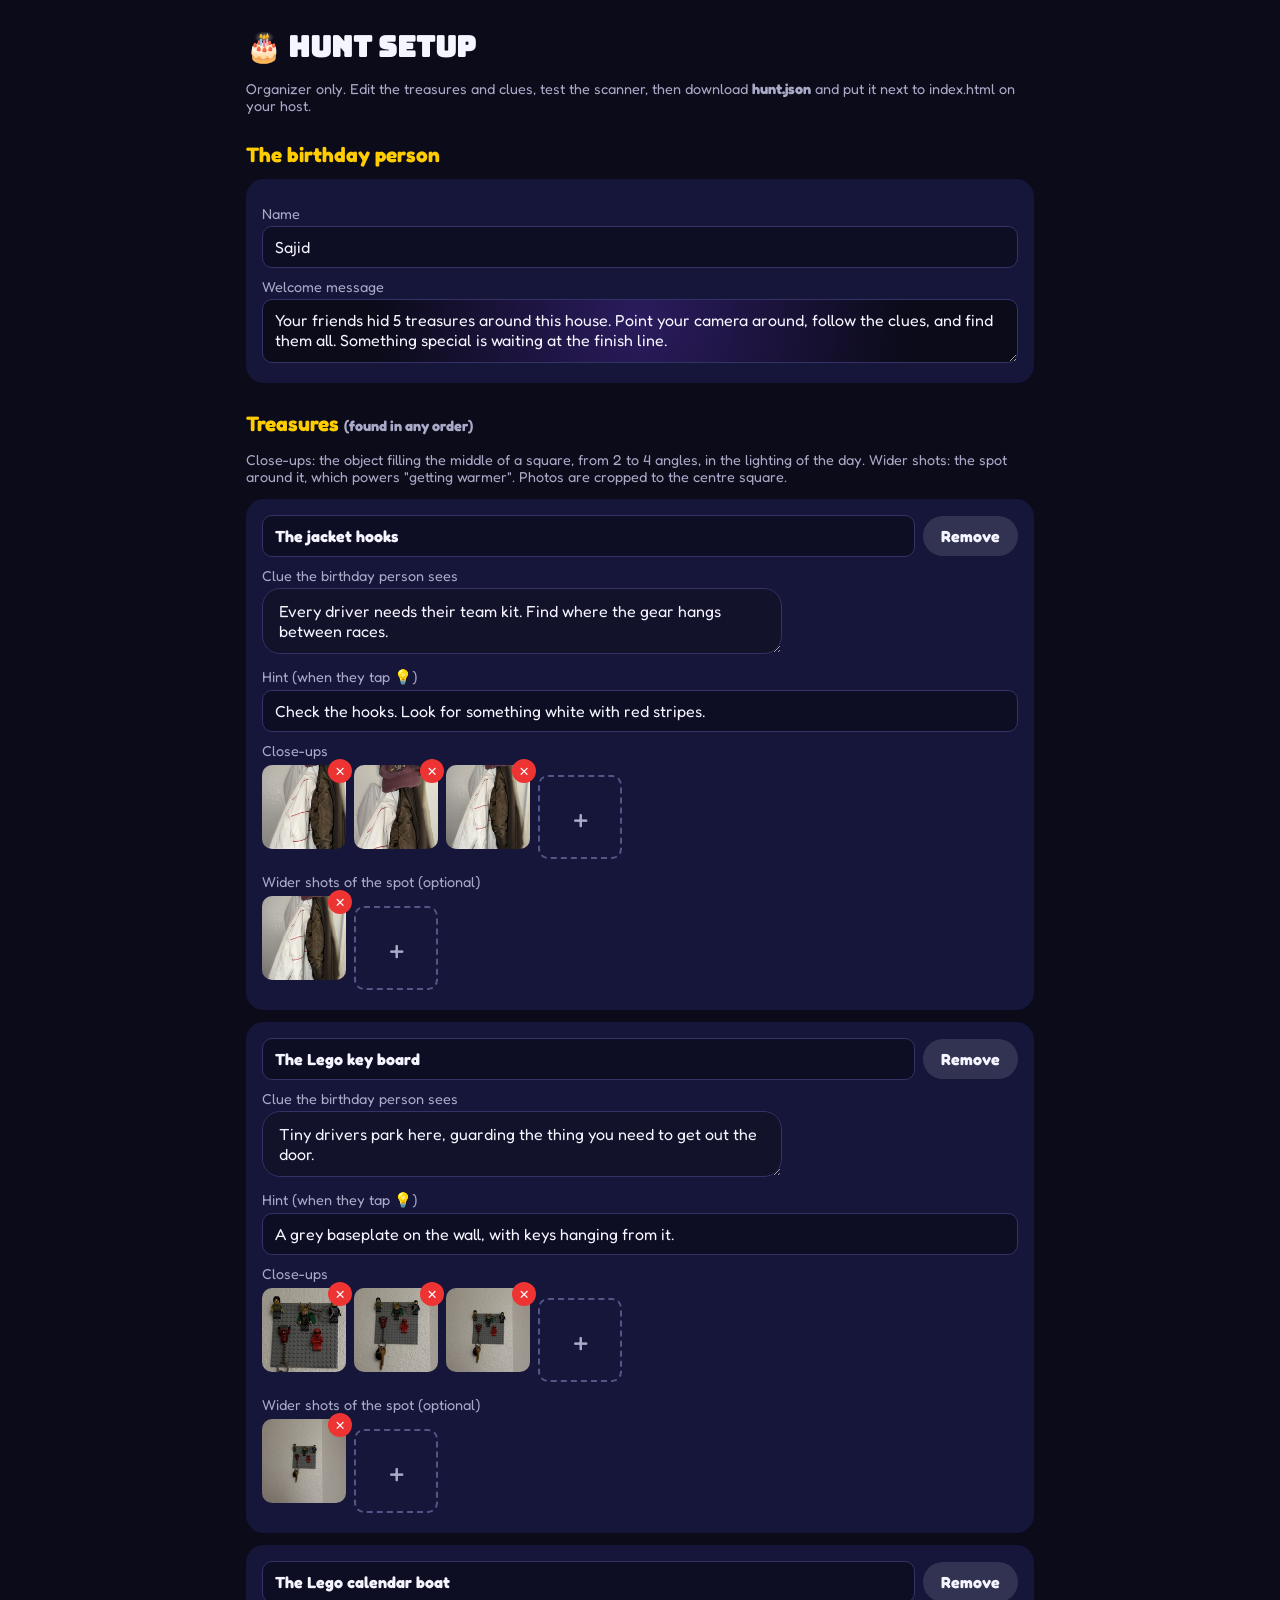
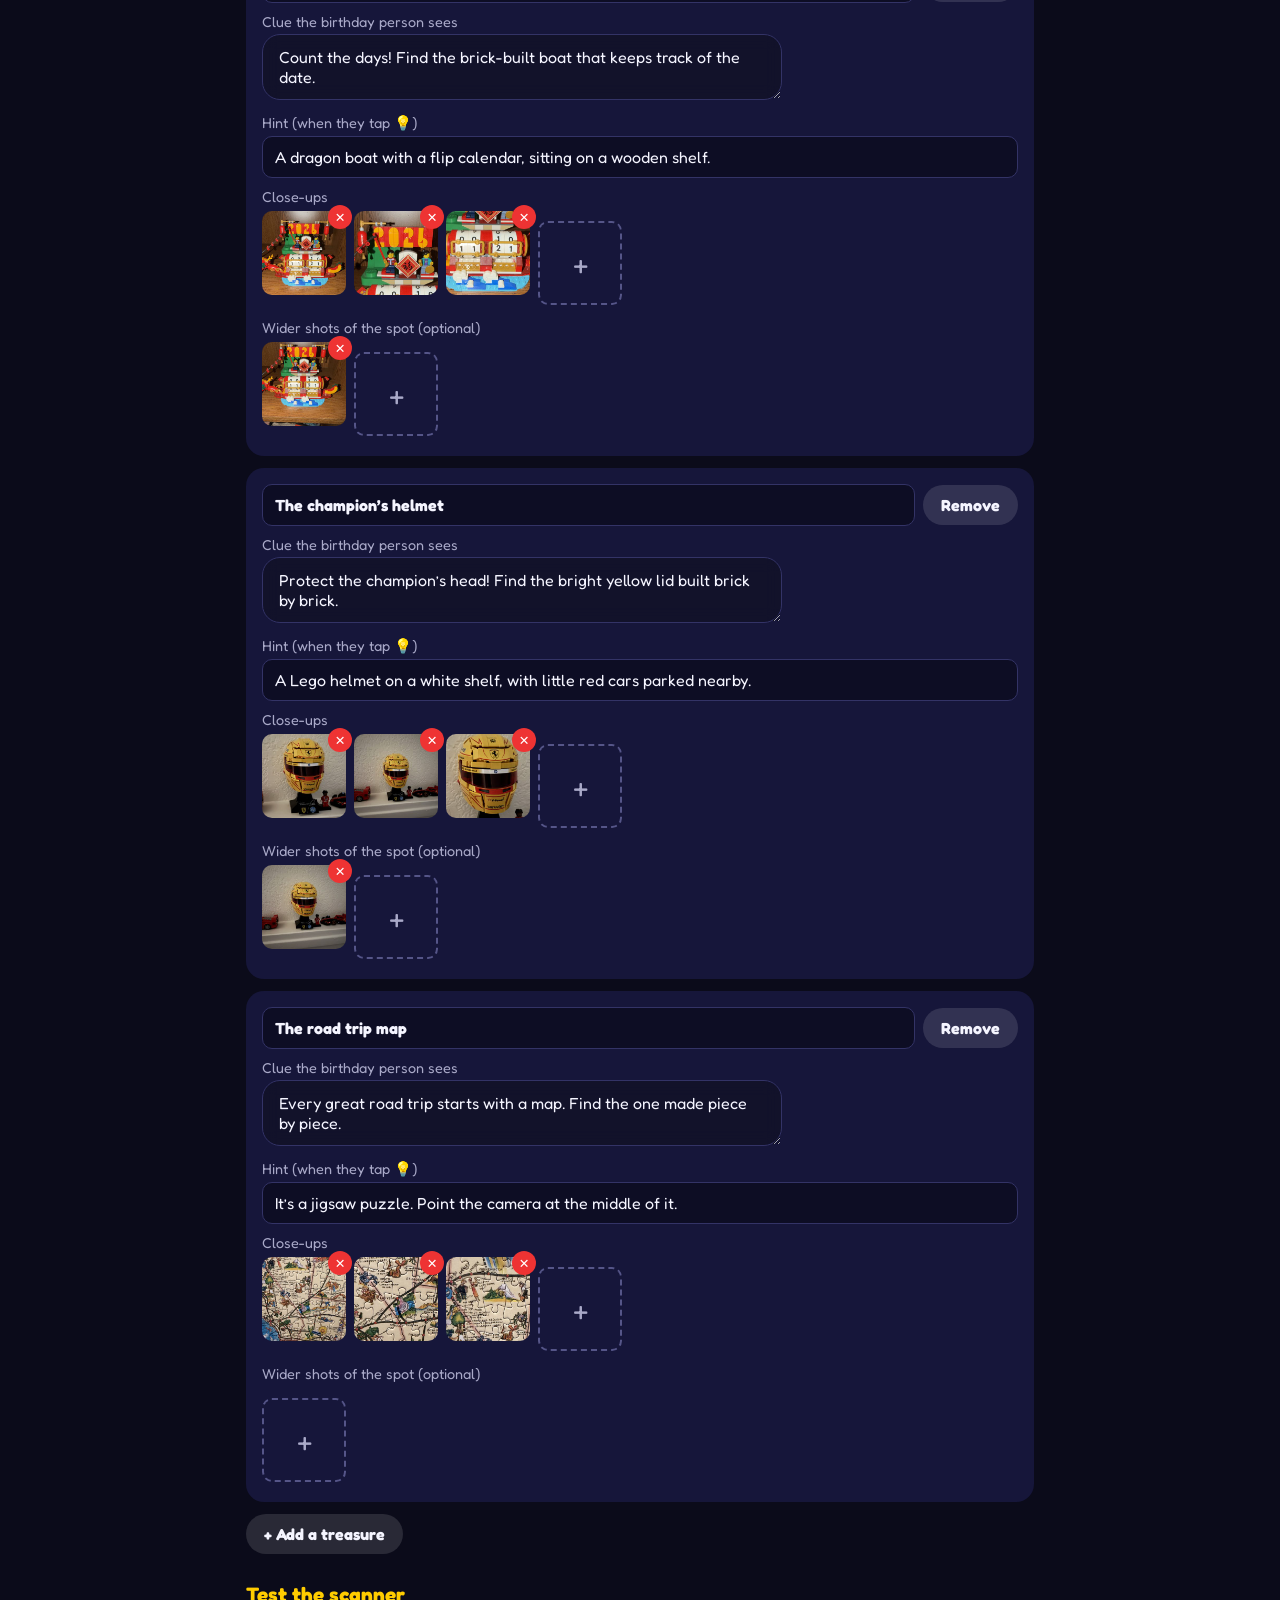
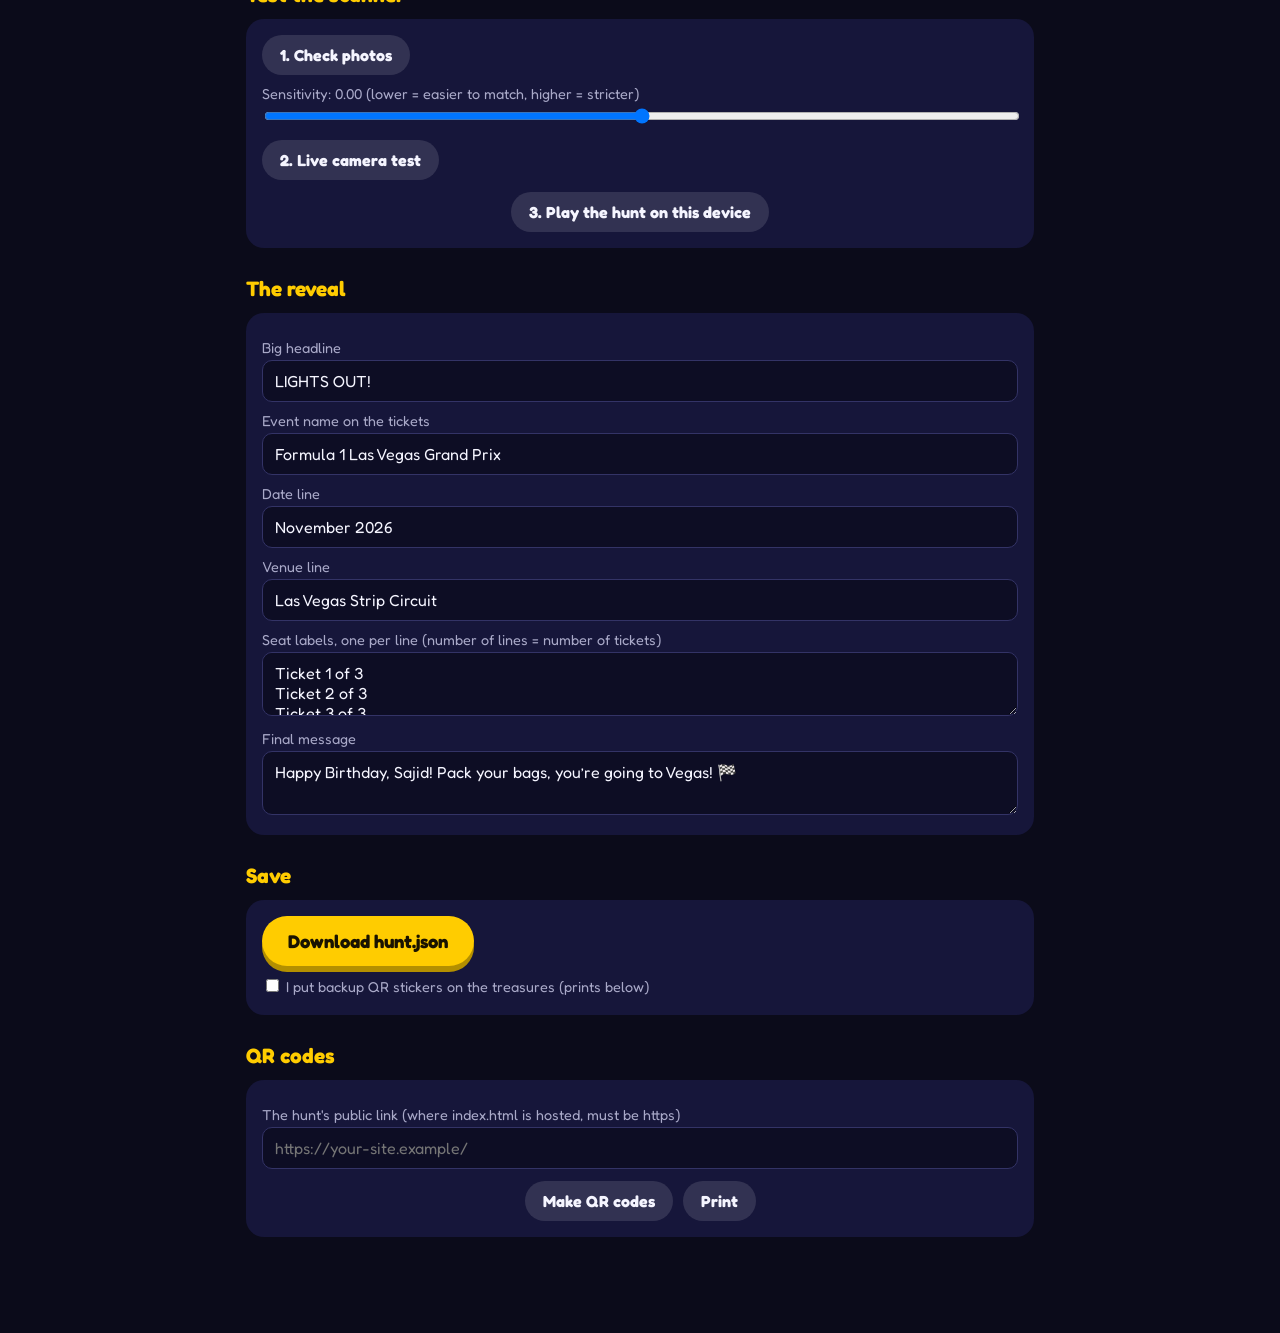
<file: setup.html>
<!doctype html>
<html lang="en">
<head>
<meta charset="utf-8">
<meta name="viewport" content="width=device-width, initial-scale=1, viewport-fit=cover">
<title>Hunt Setup</title>
<link href="https://fonts.googleapis.com/css2?family=Bungee&family=Fredoka:wght@400;600;700&display=swap" rel="stylesheet">
<link rel="stylesheet" href="css/style.css">
<style>
  body { overflow-y: auto; height: auto; min-height: 100%; }
  main { max-width: 820px; margin: 0 auto; padding: 20px 16px 80px; }
  h1 { font-family: var(--display); font-size: 1.8rem; margin: 8px 0 4px; }
  h2 { margin: 28px 0 8px; font-size: 1.3rem; color: var(--accent); }
  .card { background: #16163a; border-radius: var(--radius); padding: 16px; margin: 12px 0; }
  label { display: block; font-size: .9rem; color: var(--muted); margin: 10px 0 4px; }
  input[type=text], input[type=url], textarea { width: 100%; font: inherit; padding: 10px 12px; border-radius: 10px; border: 1px solid #333366; background: #0d0d24; color: var(--text); }
  textarea { min-height: 64px; resize: vertical; }
  .thumbs { display: flex; flex-wrap: wrap; gap: 8px; margin-top: 6px; }
  .thumbs figure { margin: 0; position: relative; }
  .thumbs img { width: 84px; height: 84px; object-fit: cover; border-radius: 10px; display: block; }
  .thumbs button { position: absolute; top: -6px; right: -6px; width: 24px; height: 24px; border-radius: 50%; background: #e33; color: #fff; font-size: .8rem; }
  .add { width: 84px; height: 84px; border-radius: 10px; border: 2px dashed #555588; display: flex; align-items: center; justify-content: center; font-size: 1.8rem; color: var(--muted); cursor: pointer; }
  .add input { display: none; }
  .head { display: flex; justify-content: space-between; align-items: center; gap: 8px; }
  .head input { font-weight: 700; }
  .warn { color: #ffb84d; font-size: .95rem; margin-top: 6px; }
  .okc { color: var(--ok); font-size: .95rem; margin-top: 6px; }
  .bar { height: 12px; background: #222250; border-radius: 6px; position: relative; overflow: hidden; }
  .bar > i { position: absolute; inset: 0 auto 0 0; background: var(--cold); }
  .bar > b { position: absolute; top: 0; bottom: 0; width: 2px; background: #fff; }
  .live { display: grid; grid-template-columns: 1fr; gap: 8px; }
  .live video { width: 100%; max-width: 360px; border-radius: 14px; }
  .placard { background: #fff; color: #111; border-radius: 16px; padding: 20px; text-align: center; width: 300px; }
  .placard .qr svg { width: 100%; height: auto; }
  .placard h3 { font-family: var(--display); margin: 0 0 6px; font-size: 1.5rem; }
  .stickers { display: flex; flex-wrap: wrap; gap: 12px; }
  .sticker { background: #fff; color: #111; border-radius: 10px; padding: 8px; width: 130px; text-align: center; font-size: .75rem; }
  .sticker svg { width: 100%; height: auto; }
  @media print {
    body { background: #fff; }
    main > *:not(#printArea) { display: none !important; }
    #printArea { display: block !important; }
    .placard, .sticker { break-inside: avoid; border: 1px solid #ccc; }
  }
</style>
</head>
<body>
<main>
  <h1>🎂 Hunt setup</h1>
  <p class="small">Organizer only. Edit the treasures and clues, test the scanner, then download <b>hunt.json</b> and put it next to index.html on your host.</p>

  <h2>The birthday person</h2>
  <div class="card">
    <label>Name</label><input type="text" id="recipient">
    <label>Welcome message</label><textarea id="intro"></textarea>
  </div>

  <h2>Treasures <span class="small">(found in any order)</span></h2>
  <p class="small">Close-ups: the object filling the middle of a square, from 2 to 4 angles, in the lighting of the day. Wider shots: the spot around it, which powers "getting warmer". Photos are cropped to the centre square.</p>
  <div id="targets"></div>
  <button class="btn ghost" id="addTarget">+ Add a treasure</button>

  <h2>Test the scanner</h2>
  <div class="card">
    <button class="btn ghost" id="analyze">1. Check photos</button>
    <span class="small" id="anaStatus"></span>
    <div id="anaOut"></div>
    <label>Sensitivity: <span id="sensVal"></span> <span class="small">(lower = easier to match, higher = stricter)</span></label>
    <input type="range" id="sens" min="-0.15" max="0.15" step="0.01" style="width:100%">
    <div style="margin-top:12px"><button class="btn ghost" id="liveBtn">2. Live camera test</button></div>
    <div class="live hidden" id="live"><video id="liveCam" playsinline muted autoplay></video><div id="liveBars"></div></div>
    <div style="margin-top:12px" class="row" >
      <button class="btn ghost" id="preview">3. Play the hunt on this device</button>
    </div>
  </div>

  <h2>The reveal</h2>
  <div class="card">
    <label>Big headline</label><input type="text" id="r_headline">
    <label>Event name on the tickets</label><input type="text" id="r_event">
    <label>Date line</label><input type="text" id="r_when">
    <label>Venue line</label><input type="text" id="r_where">
    <label>Seat labels, one per line (number of lines = number of tickets)</label><textarea id="r_seats"></textarea>
    <label>Final message</label><textarea id="r_message"></textarea>
  </div>

  <h2>Save</h2>
  <div class="card">
    <button class="btn" id="download">Download hunt.json</button>
    <label><input type="checkbox" id="stickers"> I put backup QR stickers on the treasures (prints below)</label>
  </div>

  <h2>QR codes</h2>
  <div class="card">
    <label>The hunt's public link (where index.html is hosted, must be https)</label>
    <input type="url" id="url" placeholder="https://your-site.example/">
    <div style="margin-top:12px" class="row"><button class="btn ghost" id="makeQr">Make QR codes</button><button class="btn ghost" id="print">Print</button></div>
  </div>
  <div id="printArea" style="margin-top:16px"></div>
</main>

<script src="vendor/qrcode.js"></script>
<script type="module" src="js/setup.js"></script>
</body>
</html>
</file>
<file: css/style.css>
:root {
  --bg: #0b0b1a;
  --panel: rgba(18, 18, 40, 0.82);
  --text: #f5f5ff;
  --muted: #a9a9c8;
  --accent: #ffcc00;
  --hot: #ff3b3b;
  --cold: #3bb4ff;
  --ok: #34e08a;
  --radius: 18px;
  --font: 'Fredoka', ui-rounded, system-ui, -apple-system, sans-serif;
  --display: 'Bungee', 'Fredoka', system-ui, sans-serif;
}
* { box-sizing: border-box; -webkit-tap-highlight-color: transparent; }
html, body { margin: 0; height: 100%; background: var(--bg); color: var(--text); font-family: var(--font); }
body { overscroll-behavior: none; }
button { font: inherit; cursor: pointer; border: 0; }
.btn {
  background: var(--accent); color: #1a1300; font-weight: 700; font-size: 1.15rem;
  padding: 14px 26px; border-radius: 999px; box-shadow: 0 6px 0 #b38f00;
  transition: transform .08s;
}
.btn:active { transform: translateY(4px); box-shadow: 0 2px 0 #b38f00; }
.btn[disabled] { opacity: .5; }
.btn.ghost { background: rgba(255,255,255,.12); color: var(--text); box-shadow: none; font-size: 1rem; padding: 10px 18px; }
.hidden { display: none !important; }

/* ---------- Hunt screens ---------- */
.screen { position: fixed; inset: 0; display: flex; flex-direction: column; align-items: center; justify-content: center; text-align: center; padding: 24px 16px; }
#intro { background: radial-gradient(circle at 50% 30%, #2b1b5e, var(--bg) 70%); gap: 18px; }
#intro h1 { font-family: var(--display); font-size: clamp(1.8rem, 8vw, 3rem); margin: 0; line-height: 1.1; }
#intro p { font-size: 1.15rem; color: var(--muted); max-width: 30em; margin: 0; }
.cake { font-size: 4.5rem; animation: bob 2s ease-in-out infinite; }
@keyframes bob { 50% { transform: translateY(-10px) rotate(-4deg); } }
.loadbar { width: min(320px, 80vw); height: 10px; border-radius: 99px; background: rgba(255,255,255,.12); overflow: hidden; }
.loadbar > div { height: 100%; width: 0; background: linear-gradient(90deg, var(--cold), var(--accent)); transition: width .3s; }
.small { font-size: .9rem; color: var(--muted); }

#scan { padding: 0; justify-content: flex-start; }
#scan video { position: absolute; inset: 0; width: 100%; height: 100%; object-fit: cover; }
.reticle {
  position: absolute; left: 50%; top: 50%; width: min(70vw, 52vh); aspect-ratio: 1; transform: translate(-50%, -50%);
  border-radius: 28px; pointer-events: none;
  box-shadow: 0 0 0 9999px rgba(0,0,0,.28);
  outline: 3px dashed rgba(255,255,255,.55); outline-offset: -3px;
  transition: outline-color .4s, box-shadow .4s;
}
.reticle.hot { outline-color: var(--hot); }
.top { position: relative; width: 100%; padding: max(12px, env(safe-area-inset-top)) 16px 0; display: flex; flex-direction: column; gap: 10px; align-items: center; }
.orbs { display: flex; gap: 10px; }
.orb { width: 22px; height: 22px; border-radius: 50%; background: rgba(255,255,255,.18); border: 2px solid rgba(255,255,255,.35); transition: all .4s; }
.orb.on { background: radial-gradient(circle at 35% 35%, #fff, var(--c, var(--accent)) 45%); border-color: #fff; box-shadow: 0 0 16px var(--c, var(--accent)); }
.orb.red { --c: #ff1a1a; background: radial-gradient(circle at 35% 35%, #ffb3b3, #ff1a1a 50%); box-shadow: 0 0 26px #ff1a1a; border-color: #ff8080; }
.orb.out { background: #220; box-shadow: none; border-color: #444; }
.clue { background: var(--panel); backdrop-filter: blur(8px); -webkit-backdrop-filter: blur(8px); border-radius: var(--radius); padding: 12px 16px; max-width: 520px; width: 100%; }
.clue .lbl { font-size: .8rem; letter-spacing: .12em; text-transform: uppercase; color: var(--accent); }
.clue .txt { font-size: 1.15rem; margin-top: 4px; }
.bottom { position: absolute; left: 0; right: 0; bottom: 0; padding: 0 16px max(16px, env(safe-area-inset-bottom)); display: flex; flex-direction: column; align-items: center; gap: 10px; }
.meter { width: min(520px, 100%); background: var(--panel); border-radius: var(--radius); padding: 12px 16px; backdrop-filter: blur(8px); -webkit-backdrop-filter: blur(8px); }
.hint { font-size: 1.35rem; font-weight: 700; min-height: 1.6em; }
.therm { height: 14px; border-radius: 99px; background: linear-gradient(90deg, #3bb4ff, #8be0ff 30%, #ffd84d 60%, #ff7a2b 80%, #ff2b2b); position: relative; margin-top: 8px; }
.therm .needle { position: absolute; top: -6px; width: 6px; height: 26px; border-radius: 3px; background: #fff; box-shadow: 0 0 8px #000; left: 0; transition: left .35s; transform: translateX(-50%); }
.row { display: flex; gap: 10px; justify-content: center; flex-wrap: wrap; }

/* Pop-up characters */
.pop {
  position: fixed; z-index: 20; display: flex; align-items: flex-end; gap: 6px; pointer-events: none;
  animation: popin .45s cubic-bezier(.2,1.6,.4,1) both;
}
.pop.out { animation: popout .35s ease-in both; }
.pop .who { font-size: 4rem; filter: drop-shadow(0 4px 6px rgba(0,0,0,.5)); animation: wiggle .6s ease-in-out infinite alternate; }
.pop .say { background: #fff; color: #222; font-weight: 600; padding: 10px 14px; border-radius: 16px; max-width: 220px; font-size: 1.05rem; box-shadow: 0 6px 16px rgba(0,0,0,.35); }
@keyframes popin { from { transform: scale(0) rotate(-20deg); opacity: 0; } }
@keyframes popout { to { transform: scale(0) rotate(20deg); opacity: 0; } }
@keyframes wiggle { to { transform: rotate(10deg) translateY(-4px); } }
.spark { position: fixed; z-index: 19; pointer-events: none; font-size: 1.6rem; animation: spark 1.1s ease-out forwards; }
@keyframes spark { to { transform: translate(var(--dx), var(--dy)) scale(.4) rotate(200deg); opacity: 0; } }

/* Found overlay */
#found { background: rgba(10, 6, 30, .88); z-index: 30; gap: 16px; }
#found .big { font-family: var(--display); font-size: clamp(2rem, 10vw, 3.4rem); color: var(--accent); animation: zoom .6s cubic-bezier(.2,1.6,.4,1) both; }
#found .who { font-size: 5rem; animation: bob 1.4s ease-in-out infinite; }
#found .thumb { width: 140px; height: 140px; border-radius: 20px; object-fit: cover; border: 4px solid #fff; transform: rotate(-4deg); }
@keyframes zoom { from { transform: scale(.2); opacity: 0; } }

/* Finale */
#finale { background: radial-gradient(ellipse at 50% 0%, #3a0a4a, #07020f 70%); z-index: 40; justify-content: flex-start; overflow-y: auto; padding-top: max(28px, env(safe-area-inset-top)); gap: 18px; }
#finale .lights { display: flex; gap: 12px; padding: 14px 18px; background: #111; border-radius: 16px; border: 3px solid #333; }
#finale .lights .orb { width: 40px; height: 40px; }
#finale h2 { font-family: var(--display); font-size: clamp(2rem, 11vw, 3.6rem); margin: 0; letter-spacing: .02em; }
.neon { color: #fff; text-shadow: 0 0 6px #fff, 0 0 18px #ff2bd6, 0 0 40px #ff2bd6, 0 0 70px #7a2bff; }
.tickets { display: flex; flex-direction: column; gap: 16px; width: min(440px, 100%); perspective: 900px; }
.ticket {
  display: flex; border-radius: 16px; overflow: hidden; color: #111; text-align: left;
  background: linear-gradient(135deg, #fff 0%, #f3f3f3 100%);
  box-shadow: 0 12px 30px rgba(255, 43, 214, .35);
  opacity: 0; transform: rotateX(80deg) translateY(40px);
}
.ticket.in { animation: flipin .9s cubic-bezier(.2,1.3,.4,1) forwards; }
@keyframes flipin { to { opacity: 1; transform: none; } }
.ticket .main { flex: 1; padding: 14px 16px; background:
  repeating-linear-gradient(45deg, transparent 0 10px, rgba(0,0,0,.035) 10px 20px); }
.ticket .stub { width: 92px; background: #e10600; color: #fff; display: flex; flex-direction: column; align-items: center; justify-content: center; gap: 4px; border-left: 3px dashed #fff; font-weight: 700; padding: 8px; text-align: center; }
.ticket .stub .n { font-family: var(--display); font-size: 1.6rem; }
.ticket .ev { font-family: var(--display); font-size: 1.15rem; line-height: 1.15; color: #e10600; }
.ticket .sub { font-size: .9rem; color: #444; margin-top: 4px; }
.ticket .flag { height: 10px; margin-top: 10px; background: conic-gradient(#111 25%, #fff 0 50%, #111 0 75%, #fff 0) 0 0 / 10px 10px; border-radius: 2px; }
.msg { max-width: 30em; font-size: 1.15rem; color: #f0d8ff; }
</file>
